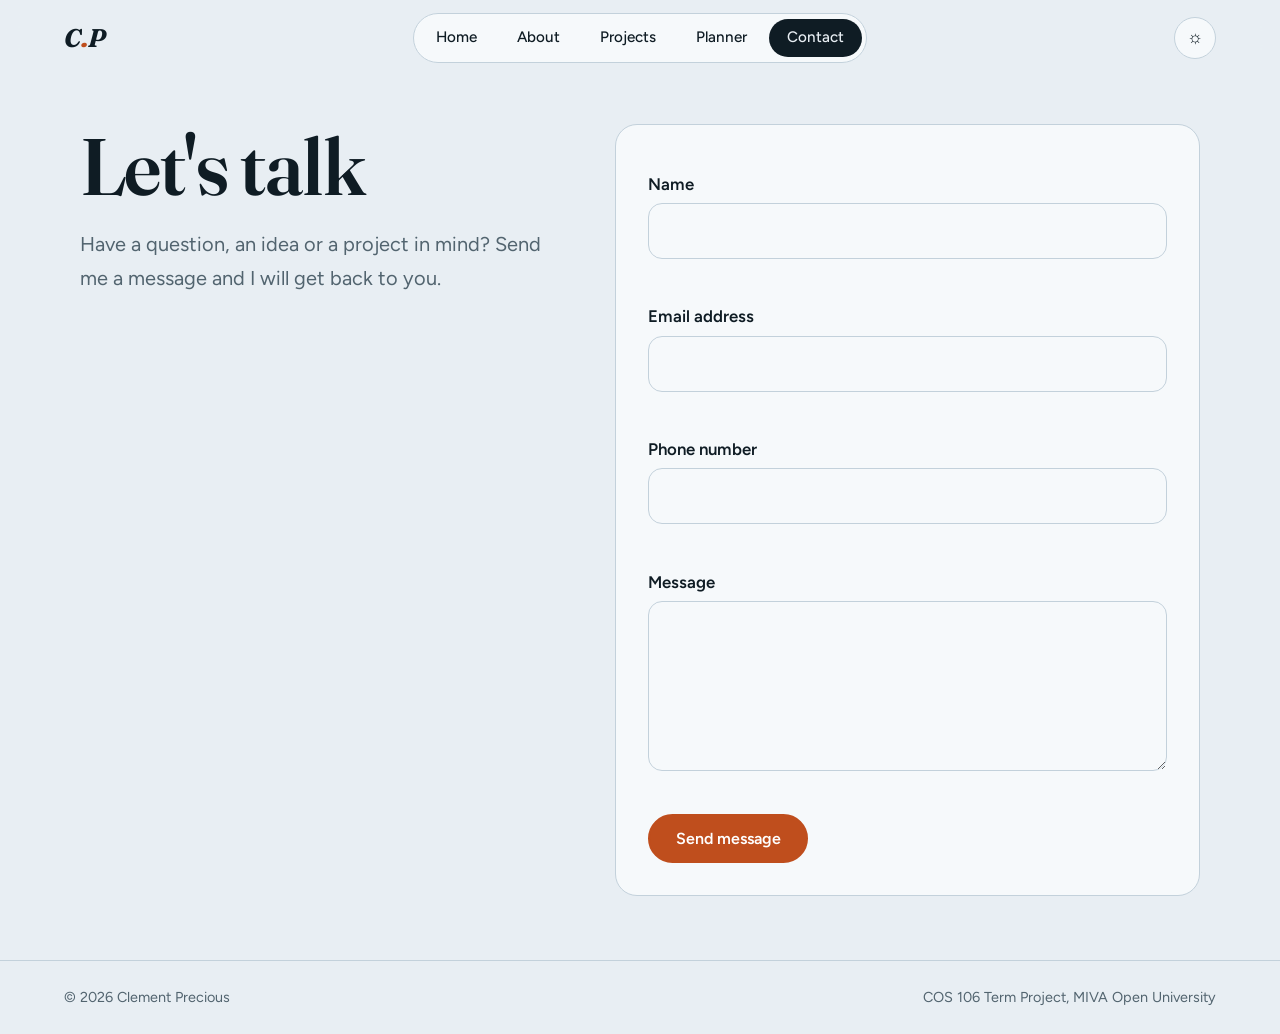
<file: contact.html>
<!DOCTYPE html>
<html lang="en">
<head><meta charset="UTF-8"><meta name="viewport" content="width=device-width, initial-scale=1, viewport-fit=cover"><meta name="description" content="Clement Precious: Computer Science student and aspiring software engineer.">
<link rel="preconnect" href="https://fonts.googleapis.com"><link rel="preconnect" href="https://fonts.gstatic.com" crossorigin><link href="https://fonts.googleapis.com/css2?family=Fraunces:ital,opsz,wght@0,9..144,500;0,9..144,600;0,9..144,700;1,9..144,700&family=Figtree:wght@400;500;600;700&display=swap" rel="stylesheet">
<title>Contact | Clement Precious</title>
<link rel="stylesheet" href="style.css">
</head>
<body>
<header class="top"><a class="logo" href="index.html" aria-label="Clement Precious, home">C<b>.</b>P</a><nav id="nav" aria-label="Main"><ul><li><a href="index.html">Home</a></li><li><a href="about.html">About</a></li><li><a href="projects.html">Projects</a></li><li><a href="planner.html">Planner</a></li><li><a href="contact.html" class="active" aria-current="page">Contact</a></li></ul></nav><div class="tools"><button class="ib" id="theme" aria-label="Switch light or dark theme">&#9788;</button><button class="ib" id="menuBtn" aria-label="Menu" aria-expanded="false">&#9776;</button></div></header>
<main>
<section class="wrap"><div class="cgrid"><div><h1>Let's talk</h1><p class="lead">Have a question, an idea or a project in mind? Send me a message and I will get back to you.</p></div>
<div><form id="contactForm" novalidate><label for="name">Name</label><input type="text" id="name" autocomplete="name"><span class="err" id="nameErr"></span>
<label for="email">Email address</label><input type="email" id="email" autocomplete="email"><span class="err" id="emailErr"></span>
<label for="phone">Phone number</label><input type="text" id="phone" inputmode="numeric" autocomplete="tel"><span class="err" id="phoneErr"></span>
<label for="message">Message</label><textarea id="message" rows="5"></textarea><span class="err" id="messageErr"></span>
<button class="btn" type="submit">Send message</button></form><div class="ok" id="okBox" role="status"><h2>Message sent</h2><p id="okText"></p><button class="btn" id="again" type="button">Send another</button></div></div></div></section>
</main>
<footer class="foot"><p>&copy; 2026 Clement Precious</p><p>COS 106 Term Project, MIVA Open University</p></footer>
<script src="script.js"></script>
</body>
</html>
</file>
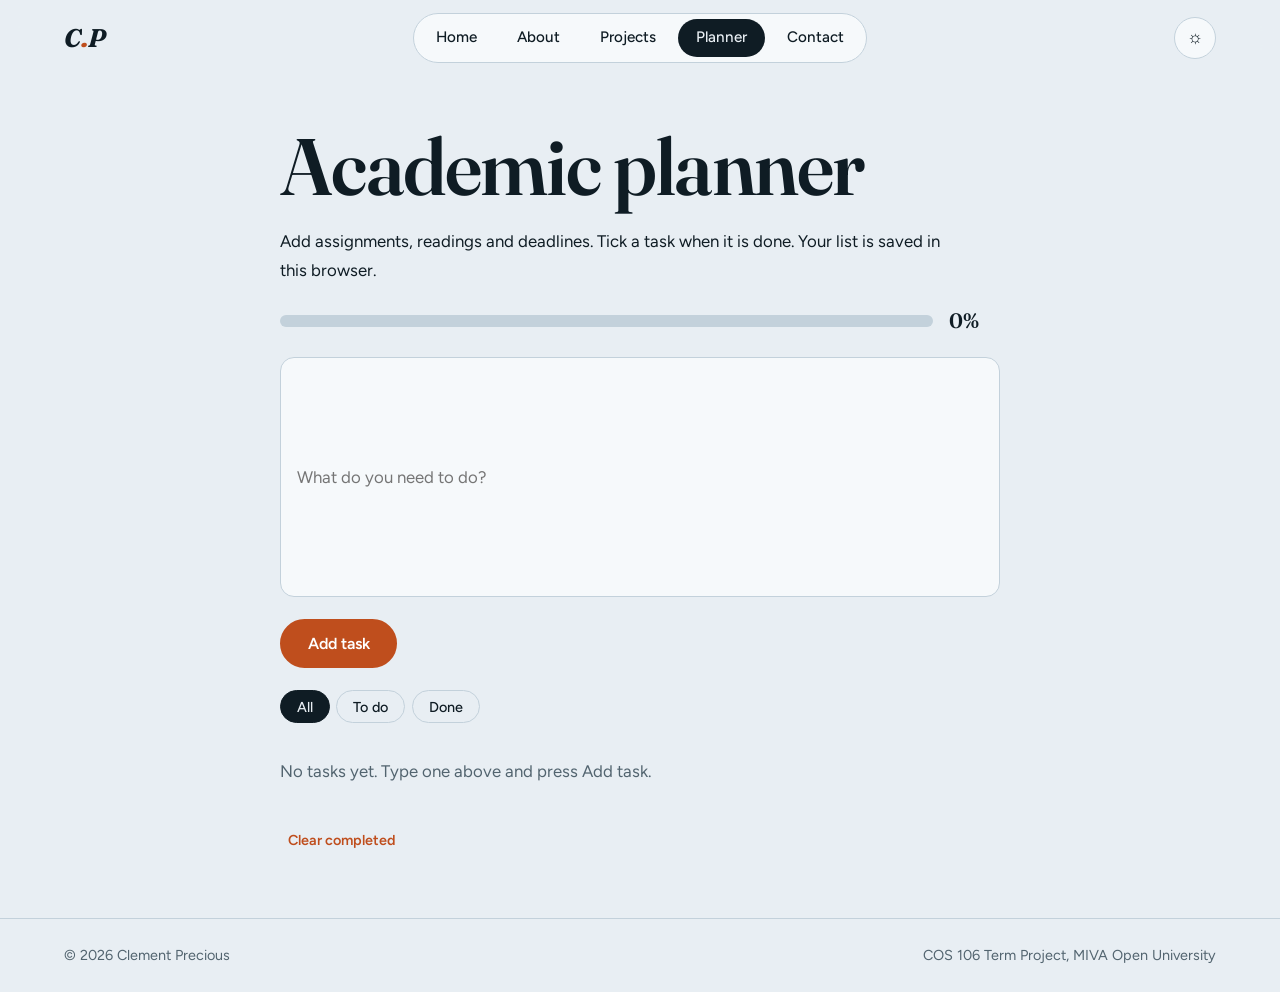
<file: planner.html>
<!DOCTYPE html>
<html lang="en">
<head><meta charset="UTF-8"><meta name="viewport" content="width=device-width, initial-scale=1, viewport-fit=cover"><meta name="description" content="Clement Precious: Computer Science student and aspiring software engineer.">
<link rel="preconnect" href="https://fonts.googleapis.com"><link rel="preconnect" href="https://fonts.gstatic.com" crossorigin><link href="https://fonts.googleapis.com/css2?family=Fraunces:ital,opsz,wght@0,9..144,500;0,9..144,600;0,9..144,700;1,9..144,700&family=Figtree:wght@400;500;600;700&display=swap" rel="stylesheet">
<title>Planner | Clement Precious</title>
<link rel="stylesheet" href="style.css">
</head>
<body>
<header class="top"><a class="logo" href="index.html" aria-label="Clement Precious, home">C<b>.</b>P</a><nav id="nav" aria-label="Main"><ul><li><a href="index.html">Home</a></li><li><a href="about.html">About</a></li><li><a href="projects.html">Projects</a></li><li><a href="planner.html" class="active" aria-current="page">Planner</a></li><li><a href="contact.html">Contact</a></li></ul></nav><div class="tools"><button class="ib" id="theme" aria-label="Switch light or dark theme">&#9788;</button><button class="ib" id="menuBtn" aria-label="Menu" aria-expanded="false">&#9776;</button></div></header>
<main>
<section class="wrap narrow"><h1>Academic planner</h1><p>Add assignments, readings and deadlines. Tick a task when it is done. Your list is saved in this browser.</p>
<div class="pbar" aria-label="Progress"><div><i id="bar"></i></div><span id="pct">0%</span></div>
<form id="taskForm" class="add" style="padding:0;border:0;background:none"><label for="taskInput" style="position:absolute;left:-9999px">New task</label><input type="text" id="taskInput" placeholder="What do you need to do?" maxlength="120" autocomplete="off"><button class="btn" type="submit">Add task</button></form>
<div class="tabs" id="tabs"><button class="on" data-f="all">All</button><button data-f="active">To do</button><button data-f="done">Done</button></div>
<ul id="taskList" class="tasks"></ul><p id="empty" class="empty"></p><button class="link" id="clearDone" type="button">Clear completed</button></section>
</main>
<footer class="foot"><p>&copy; 2026 Clement Precious</p><p>COS 106 Term Project, MIVA Open University</p></footer>
<script src="script.js"></script>
</body>
</html>
</file>
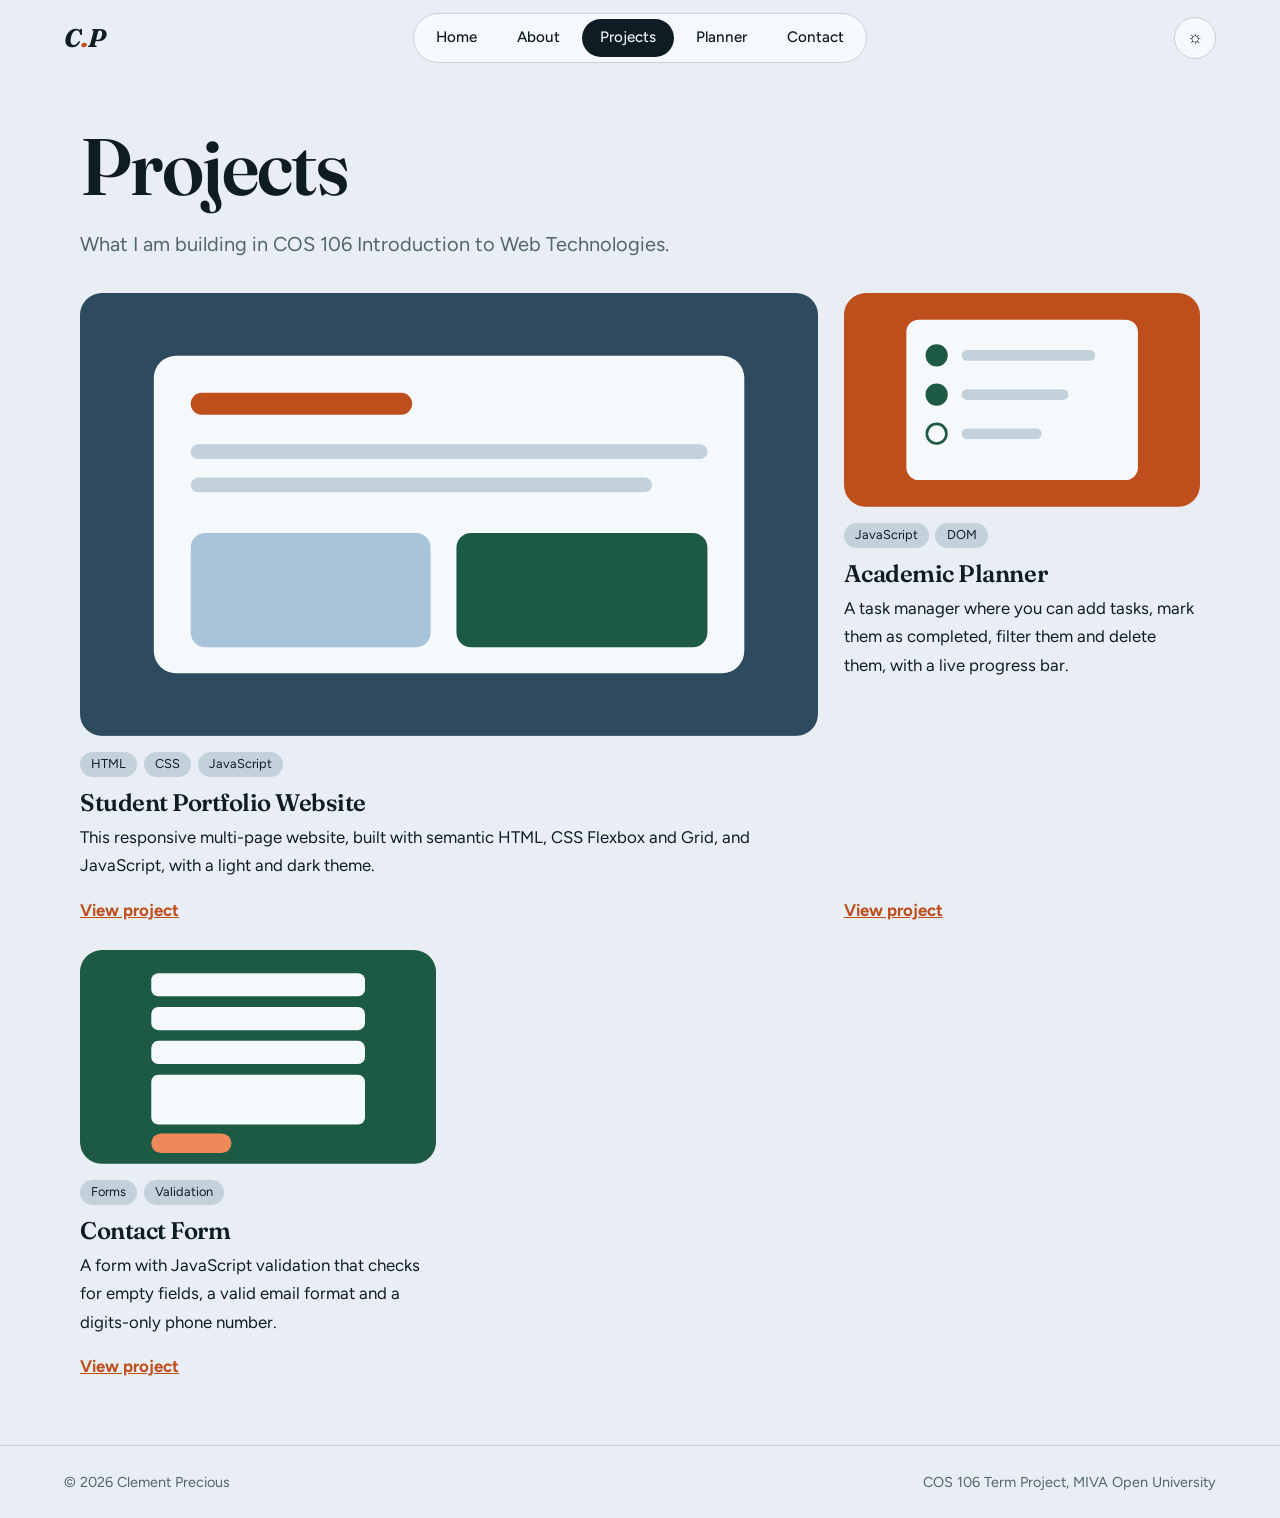
<file: projects.html>
<!DOCTYPE html>
<html lang="en">
<head><meta charset="UTF-8"><meta name="viewport" content="width=device-width, initial-scale=1, viewport-fit=cover"><meta name="description" content="Clement Precious: Computer Science student and aspiring software engineer.">
<link rel="preconnect" href="https://fonts.googleapis.com"><link rel="preconnect" href="https://fonts.gstatic.com" crossorigin><link href="https://fonts.googleapis.com/css2?family=Fraunces:ital,opsz,wght@0,9..144,500;0,9..144,600;0,9..144,700;1,9..144,700&family=Figtree:wght@400;500;600;700&display=swap" rel="stylesheet">
<title>Projects | Clement Precious</title>
<link rel="stylesheet" href="style.css">
</head>
<body>
<header class="top"><a class="logo" href="index.html" aria-label="Clement Precious, home">C<b>.</b>P</a><nav id="nav" aria-label="Main"><ul><li><a href="index.html">Home</a></li><li><a href="about.html">About</a></li><li><a href="projects.html" class="active" aria-current="page">Projects</a></li><li><a href="planner.html">Planner</a></li><li><a href="contact.html">Contact</a></li></ul></nav><div class="tools"><button class="ib" id="theme" aria-label="Switch light or dark theme">&#9788;</button><button class="ib" id="menuBtn" aria-label="Menu" aria-expanded="false">&#9776;</button></div></header>
<main>
<section class="wrap"><h1>Projects</h1><p class="lead">What I am building in COS 106 Introduction to Web Technologies.</p><div class="pgrid"><article class="proj"><figure><svg viewBox="0 0 400 240" role="img" aria-label="Project illustration"><rect width="400" height="240" fill="#2d4a5e"/><rect x="40" y="34" width="320" height="172" rx="12" fill="#f6f9fb"/><rect x="60" y="54" width="120" height="12" rx="6" fill="#bf4e1d"/><rect x="60" y="82" width="280" height="8" rx="4" fill="#c3d1db"/><rect x="60" y="100" width="250" height="8" rx="4" fill="#c3d1db"/><rect x="60" y="130" width="130" height="62" rx="8" fill="#a8c3da"/><rect x="204" y="130" width="136" height="62" rx="8" fill="#1d5a43"/></svg></figure><ul class="tags"><li>HTML</li><li>CSS</li><li>JavaScript</li></ul><h3>Student Portfolio Website</h3><p>This responsive multi-page website, built with semantic HTML, CSS Flexbox and Grid, and JavaScript, with a light and dark theme.</p><a href="https://github.com/your-username/your-repository" >View project</a></article><article class="proj"><figure><svg viewBox="0 0 400 240" role="img" aria-label="Project illustration"><rect width="400" height="240" fill="#bf4e1d"/><rect x="70" y="30" width="260" height="180" rx="14" fill="#f6f9fb"/><circle cx="104" cy="70" r="11" fill="#1d5a43" stroke="#1d5a43" stroke-width="3"/><rect x="132" y="64" width="150" height="12" rx="6" fill="#c3d1db"/><circle cx="104" cy="114" r="11" fill="#1d5a43" stroke="#1d5a43" stroke-width="3"/><rect x="132" y="108" width="120" height="12" rx="6" fill="#c3d1db"/><circle cx="104" cy="158" r="11" fill="none" stroke="#1d5a43" stroke-width="3"/><rect x="132" y="152" width="90" height="12" rx="6" fill="#c3d1db"/></svg></figure><ul class="tags"><li>JavaScript</li><li>DOM</li></ul><h3>Academic Planner</h3><p>A task manager where you can add tasks, mark them as completed, filter them and delete them, with a live progress bar.</p><a href="planner.html" >View project</a></article><article class="proj"><figure><svg viewBox="0 0 400 240" role="img" aria-label="Project illustration"><rect width="400" height="240" fill="#1d5a43"/><rect x="80" y="26" width="240" height="26" rx="8" fill="#f6f9fb"/><rect x="80" y="64" width="240" height="26" rx="8" fill="#f6f9fb"/><rect x="80" y="102" width="240" height="26" rx="8" fill="#f6f9fb"/><rect x="80" y="140" width="240" height="56" rx="8" fill="#f6f9fb"/><rect x="80" y="206" width="90" height="22" rx="11" fill="#ee8a5a"/></svg></figure><ul class="tags"><li>Forms</li><li>Validation</li></ul><h3>Contact Form</h3><p>A form with JavaScript validation that checks for empty fields, a valid email format and a digits-only phone number.</p><a href="contact.html" >View project</a></article></div></section>
</main>
<footer class="foot"><p>&copy; 2026 Clement Precious</p><p>COS 106 Term Project, MIVA Open University</p></footer>
<script src="script.js"></script>
</body>
</html>
</file>
<file: style.css>
:root{--bg:#e8eef3;--ink:#0f1c24;--mut:#52646f;--card:#f6f9fb;--line:#c3d1db;--cu:#bf4e1d;--pg:#1d5a43;--sky:#a8c3da;--r:22px}
@media(prefers-color-scheme:dark){:root:not([data-theme="light"]){--bg:#0c1713;--ink:#e9f0ec;--mut:#93a89f;--card:#13241d;--line:#26392f;--cu:#ee8a5a;--pg:#6fcf9f;--sky:#2d4a5e}}
:root[data-theme="dark"]{--bg:#0c1713;--ink:#e9f0ec;--mut:#93a89f;--card:#13241d;--line:#26392f;--cu:#ee8a5a;--pg:#6fcf9f;--sky:#2d4a5e}
*{box-sizing:border-box;margin:0;padding:0}
html{scroll-behavior:smooth;background:var(--bg)}
body{font:400 1.05rem/1.7 'Figtree',system-ui,sans-serif;background:var(--bg);color:var(--ink);min-height:100vh;display:flex;flex-direction:column;transition:background .4s,color .4s}
main{flex:1}img{max-width:100%;display:block}a{color:inherit}
:focus-visible{outline:3px solid var(--cu);outline-offset:3px}
h1,h2,h3,.serif{font-family:'Fraunces',Georgia,serif;font-weight:600;letter-spacing:-.02em;line-height:1.05}
h1{font-size:clamp(2.6rem,7vw,5rem);margin-bottom:1.2rem}h2{font-size:clamp(1.8rem,4vw,2.6rem);margin-bottom:1rem}h3{font-size:1.5rem;margin-bottom:.5rem}
p{margin-bottom:1rem;max-width:62ch}
.wrap{width:min(1120px,90%);margin:0 auto;padding:3rem 0 4rem}.narrow{width:min(720px,90%)}
.top{position:sticky;top:0;z-index:20;display:flex;align-items:center;justify-content:space-between;gap:1rem;padding:calc(.8rem + env(safe-area-inset-top,0px)) 5% .8rem;background:color-mix(in srgb,var(--bg) 82%,transparent);backdrop-filter:blur(14px);-webkit-backdrop-filter:blur(14px)}
.logo{font:italic 700 1.6rem 'Fraunces',serif;text-decoration:none}.logo b{color:var(--cu)}
#nav ul{list-style:none;display:flex;gap:.3rem;padding:.3rem;border:1px solid var(--line);border-radius:99px;background:var(--card)}
#nav a{display:block;text-decoration:none;padding:.4rem 1.1rem;border-radius:99px;font-weight:500;font-size:.95rem;transition:background .25s,color .25s}
#nav a:hover{background:var(--line)}#nav a.active{background:var(--ink);color:var(--bg)}
.tools{display:flex;gap:.5rem}.ib{width:42px;height:42px;border-radius:50%;border:1px solid var(--line);background:var(--card);color:var(--ink);font-size:1.1rem;cursor:pointer;transition:transform .3s}.ib:hover{transform:rotate(25deg)}#menuBtn{display:none}
.btns{display:flex;gap:.8rem;flex-wrap:wrap;margin-top:1.5rem}
.btn{display:inline-block;padding:.8rem 1.6rem;border-radius:99px;background:var(--cu);color:#fff;border:2px solid var(--cu);font:600 1rem 'Figtree',sans-serif;text-decoration:none;cursor:pointer;transition:transform .2s,box-shadow .2s}
.btn:hover{transform:translateY(-3px);box-shadow:0 10px 24px -8px var(--cu)}.ghost{background:transparent;color:var(--ink);border-color:var(--ink)}
.page{animation:fade .5s ease}@keyframes fade{from{opacity:0;transform:translateY(14px)}}.page[hidden]{display:none}
/* hero */
.hero{display:grid;grid-template-columns:1.15fr .85fr;gap:3rem;align-items:center;min-height:78vh}
.hero h1{font-size:clamp(3.4rem,9.5vw,8rem);line-height:.9;letter-spacing:-.04em;font-weight:700}
.hello{font:italic 1.3rem 'Fraunces',serif;color:var(--pg);margin-bottom:.6rem}.lead{font-size:1.25rem;color:var(--mut)}
.arch{position:relative;isolation:isolate;justify-self:center;width:min(380px,82%);margin:0 0 3rem}
.arch img{width:100%;aspect-ratio:3/4;object-fit:cover;object-position:center 22%;border-radius:999px 999px 26px 26px;box-shadow:0 30px 60px -30px #0008}
.arch::before{content:"";position:absolute;inset:0;border:2px solid var(--cu);border-radius:999px 999px 26px 26px;transform:translate(18px,18px);z-index:-1}
.code{position:absolute;left:-22%;bottom:-12%;width:285px;max-width:92%;background:#0f1c24;color:#d6e4dd;border-radius:16px;padding:1rem 1.2rem;font:13px/1.65 ui-monospace,Menlo,Consolas,monospace;box-shadow:0 20px 40px -18px #000a}
.code i{display:inline-block;width:9px;height:9px;border-radius:50%;background:#ee8a5a;margin-right:5px}.code i+i{background:#e9c46a}.code i+i+i{background:#6fcf9f}
.code pre{margin-top:.6rem;min-height:9.6em;white-space:pre-wrap}.code .s{color:#f0a47a}.code .k{color:#8fd6b5}
.facts{display:grid;grid-template-columns:repeat(auto-fit,minmax(220px,1fr));border-top:1px solid var(--line);border-bottom:1px solid var(--line);margin:1rem 0 4rem}
.facts div{padding:1.4rem 1.4rem 1.4rem 0}.facts div+div{padding-left:1.4rem;border-left:1px solid var(--line)}
.facts dt{color:var(--mut);font-size:.9rem}.facts dd{font:600 1.35rem 'Fraunces',serif}
.split{display:grid;grid-template-columns:1fr 1.4fr;gap:3rem}.split h2{position:sticky;top:6rem;align-self:start}
.band{margin-top:4rem;padding:2.5rem;border-radius:var(--r);background:var(--pg);color:#fff}.band h2{margin-bottom:.4rem}.band p{opacity:.9}.band .btn{background:#fff;color:var(--pg);border-color:#fff}
/* about */
.sec{padding:2.5rem 0;border-top:1px solid var(--line)}.sec>h2{font-size:1.7rem}
.tw{overflow-x:auto}table{width:100%;border-collapse:collapse;min-width:560px}caption{text-align:left;color:var(--mut);padding-bottom:.6rem;font-size:.9rem}
th{text-align:left;font-weight:500;color:var(--mut);font-size:.9rem;padding:.6rem .8rem;border-bottom:2px solid var(--ink)}td{padding:1rem .8rem;border-bottom:1px solid var(--line);vertical-align:top}td:last-child{font:600 1.15rem 'Fraunces',serif;white-space:nowrap}
.big{font:500 clamp(1.4rem,3vw,2rem)/1.3 'Fraunces',serif;max-width:30ch;border-left:4px solid var(--cu);padding-left:1.2rem}
.chips{list-style:none;display:flex;flex-wrap:wrap;gap:.5rem}.chips li{padding:.4rem 1.1rem;border:1.5px solid var(--ink);border-radius:99px;font-weight:500;transition:background .2s,color .2s}.chips li:hover{background:var(--ink);color:var(--bg)}
.hobbies{list-style:none}.hobbies li{padding:.8rem 0;border-bottom:1px solid var(--line)}
video{width:100%;border-radius:var(--r);background:#0f1c24;aspect-ratio:16/9}.note{color:var(--mut);font-size:.9rem}
/* projects */
.pgrid{display:grid;grid-template-columns:repeat(6,1fr);gap:1.6rem;margin-top:2rem}.proj{grid-column:span 2;display:flex;flex-direction:column}.proj:first-child{grid-column:span 4}.proj:nth-child(2){grid-column:span 2}
.proj figure{border-radius:var(--r);overflow:hidden;margin-bottom:1rem;transition:transform .4s}.proj:hover figure{transform:scale(1.02) rotate(-.6deg)}.proj svg{width:100%;display:block}
.tags{list-style:none;display:flex;gap:.4rem;flex-wrap:wrap;margin-bottom:.8rem}.tags li{font-size:.8rem;padding:.1rem .7rem;border-radius:99px;background:var(--line)}
.proj a{font-weight:700;color:var(--cu);margin-top:auto}
/* planner */
.pbar{display:flex;align-items:center;gap:1rem;margin:1.5rem 0}.pbar div{flex:1;height:12px;border-radius:9px;background:var(--line);overflow:hidden}.pbar i{display:block;height:100%;width:0;background:linear-gradient(90deg,var(--pg),var(--cu));transition:width .6s cubic-bezier(.2,.9,.3,1)}.pbar span{font:600 1.3rem 'Fraunces',serif;min-width:3.2rem}
.add{display:flex;gap:.6rem;flex-wrap:wrap}input,textarea{font:inherit;color:var(--ink);background:var(--card);border:1.5px solid var(--line);border-radius:14px;padding:.8rem 1rem;transition:border-color .2s,box-shadow .2s}input:focus,textarea:focus{outline:none;border-color:var(--cu);box-shadow:0 0 0 4px color-mix(in srgb,var(--cu) 20%,transparent)}.add input{flex:1 1 240px}
.tabs{display:flex;gap:.4rem;margin:1.4rem 0 .6rem}.tabs button{font:500 .9rem 'Figtree',sans-serif;padding:.4rem 1rem;border-radius:99px;border:1.5px solid var(--line);background:none;color:var(--ink);cursor:pointer}.tabs .on{background:var(--ink);color:var(--bg);border-color:var(--ink)}
.tasks{list-style:none}.tasks li{display:flex;align-items:center;gap:.9rem;padding:1rem 1.1rem;margin-bottom:.6rem;background:var(--card);border:1px solid var(--line);border-radius:16px;animation:fade .35s ease}.tasks li span{flex:1;word-break:break-word}
.tasks li.done span{text-decoration:line-through;color:var(--mut)}.tasks input[type=checkbox]{width:22px;height:22px;accent-color:var(--pg);cursor:pointer;padding:0}
.del,.link{background:none;border:none;color:var(--cu);font:600 .9rem 'Figtree',sans-serif;cursor:pointer;padding:.3rem .5rem}.del:hover,.link:hover{text-decoration:underline}.empty{color:var(--mut);padding:1.5rem 0}
/* contact */
.cgrid{display:grid;grid-template-columns:1fr 1.2fr;gap:3rem;align-items:start}form{display:flex;flex-direction:column;gap:.3rem;padding:2rem;background:var(--card);border:1px solid var(--line);border-radius:var(--r)}label{font-weight:600;margin-top:.8rem}
.err{color:var(--cu);font-size:.88rem;min-height:1.3rem}input.bad,textarea.bad{border-color:var(--cu)}form .btn{align-self:flex-start;margin-top:.8rem}
.ok{display:none;padding:2rem;border-radius:var(--r);background:var(--pg);color:#fff;animation:fade .5s}.ok.show{display:block}.ok h2{margin-bottom:.4rem}
.foot{padding:1.5rem 5% calc(1.5rem + env(safe-area-inset-bottom,0px));border-top:1px solid var(--line);color:var(--mut);font-size:.9rem;display:flex;justify-content:space-between;flex-wrap:wrap;gap:.5rem}.foot p{margin:0}
@media(max-width:820px){
#menuBtn{display:block}#nav{display:none;position:absolute;top:100%;left:5%;right:5%}#nav.open{display:block}#nav ul{flex-direction:column;border-radius:20px;padding:.6rem}
.hero,.split,.cgrid{grid-template-columns:1fr}.hero{min-height:0}.split h2{position:static}.code{left:-4%}.pgrid{grid-template-columns:1fr}.proj,.proj:first-child,.proj:nth-child(2){grid-column:auto}
.facts div+div{padding-left:0;border-left:0;border-top:1px solid var(--line)}}
@media(prefers-reduced-motion:reduce){*{animation:none!important;transition:none!important}}
</file>
